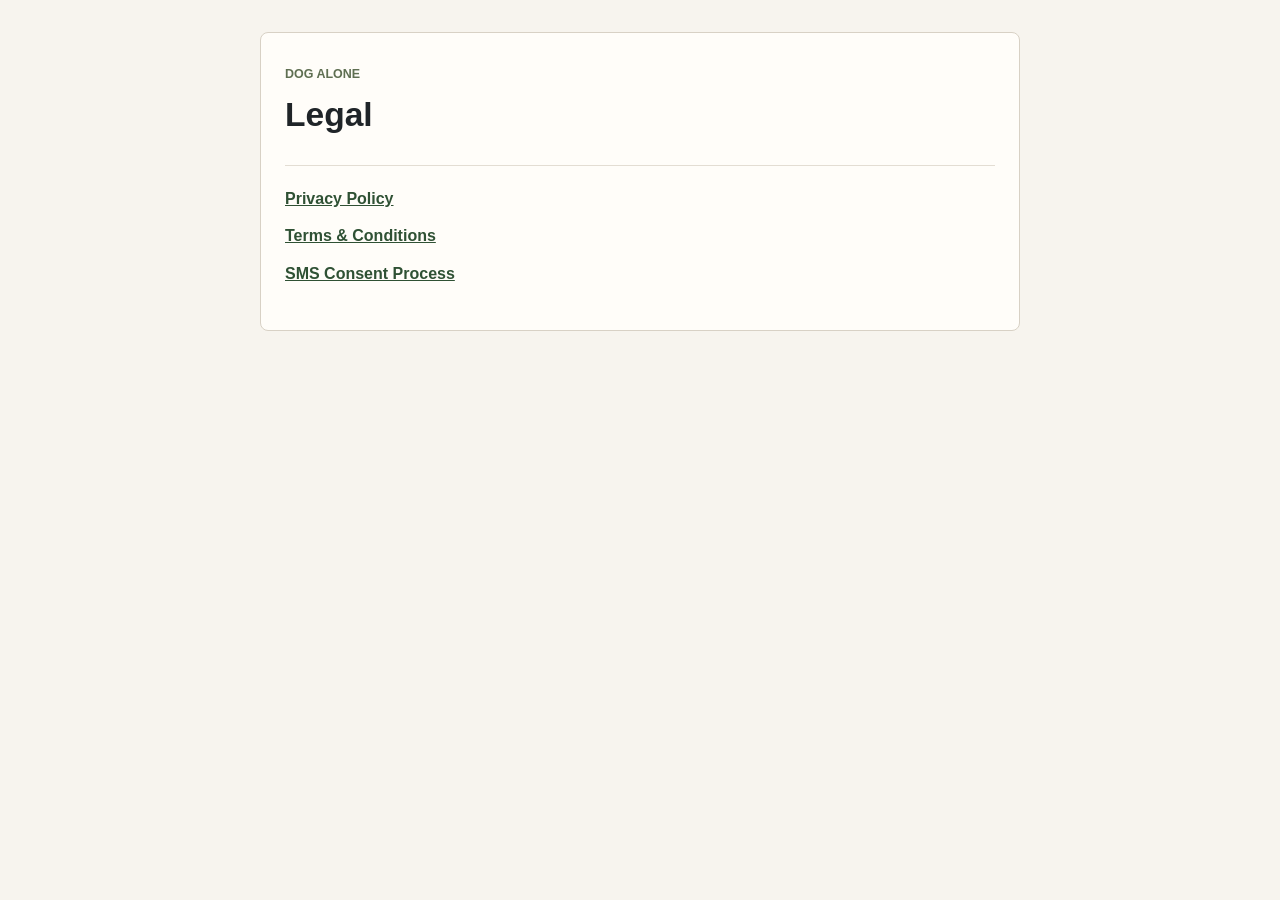
<file: index.html>
<!doctype html>
<html lang="en">
  <head>
    <meta charset="utf-8">
    <meta name="viewport" content="width=device-width, initial-scale=1">
    <meta name="referrer" content="no-referrer">
    <title>Dog Alone Legal</title>
    <link rel="stylesheet" href="./src/legal.css">
  </head>
  <body>
    <main class="legal-shell">
      <article class="legal-page">
        <p class="eyebrow">Dog Alone</p>
        <h1>Legal</h1>
        <nav class="legal-links" aria-label="Policy links">
          <p><a href="./privacy/">Privacy Policy</a></p>
          <p><a href="./terms/">Terms &amp; Conditions</a></p>
          <p><a href="./sms-consent/">SMS Consent Process</a></p>
        </nav>
      </article>
    </main>
  </body>
</html>
</file>
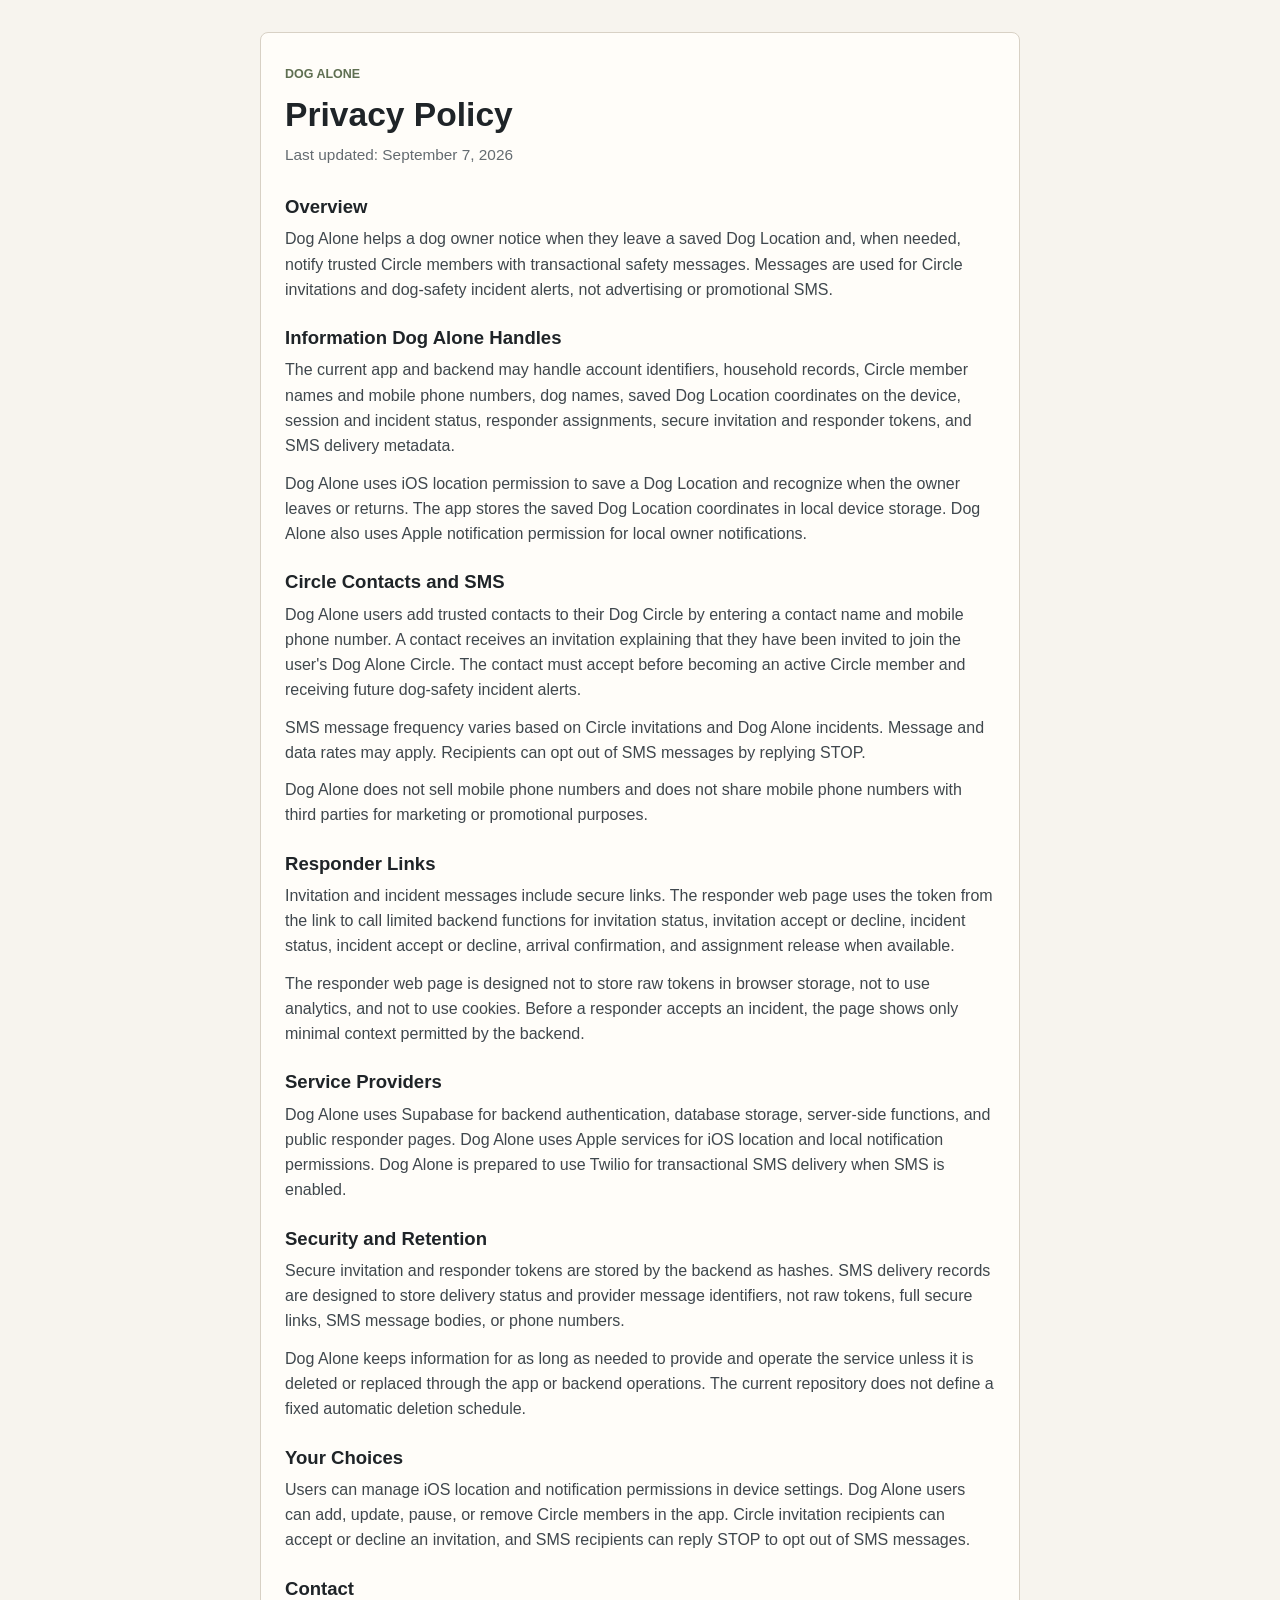
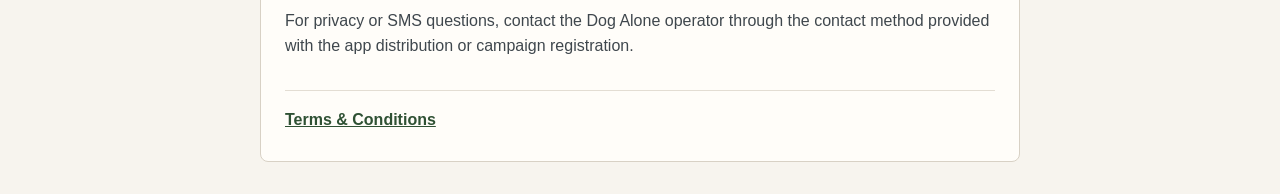
<file: privacy/index.html>
<!doctype html>
<html lang="en">
  <head>
    <meta charset="utf-8">
    <meta name="viewport" content="width=device-width, initial-scale=1">
    <meta name="referrer" content="no-referrer">
    <title>Dog Alone Privacy Policy</title>
    <link rel="stylesheet" href="../src/legal.css">
  </head>
  <body>
    <main class="legal-shell">
      <article class="legal-page">
        <p class="eyebrow">Dog Alone</p>
        <h1>Privacy Policy</h1>
        <p class="updated">Last updated: September 7, 2026</p>

        <section>
          <h2>Overview</h2>
          <p>
            Dog Alone helps a dog owner notice when they leave a saved Dog Location and, when needed,
            notify trusted Circle members with transactional safety messages. Messages are used for
            Circle invitations and dog-safety incident alerts, not advertising or promotional SMS.
          </p>
        </section>

        <section>
          <h2>Information Dog Alone Handles</h2>
          <p>
            The current app and backend may handle account identifiers, household records, Circle member
            names and mobile phone numbers, dog names, saved Dog Location coordinates on the device,
            session and incident status, responder assignments, secure invitation and responder tokens,
            and SMS delivery metadata.
          </p>
          <p>
            Dog Alone uses iOS location permission to save a Dog Location and recognize when the owner
            leaves or returns. The app stores the saved Dog Location coordinates in local device storage.
            Dog Alone also uses Apple notification permission for local owner notifications.
          </p>
        </section>

        <section>
          <h2>Circle Contacts and SMS</h2>
          <p>
            Dog Alone users add trusted contacts to their Dog Circle by entering a contact name and
            mobile phone number. A contact receives an invitation explaining that they have been invited
            to join the user's Dog Alone Circle. The contact must accept before becoming an active Circle
            member and receiving future dog-safety incident alerts.
          </p>
          <p>
            SMS message frequency varies based on Circle invitations and Dog Alone incidents. Message and
            data rates may apply. Recipients can opt out of SMS messages by replying STOP.
          </p>
          <p>
            Dog Alone does not sell mobile phone numbers and does not share mobile phone numbers with
            third parties for marketing or promotional purposes.
          </p>
        </section>

        <section>
          <h2>Responder Links</h2>
          <p>
            Invitation and incident messages include secure links. The responder web page uses the token
            from the link to call limited backend functions for invitation status, invitation accept or
            decline, incident status, incident accept or decline, arrival confirmation, and assignment
            release when available.
          </p>
          <p>
            The responder web page is designed not to store raw tokens in browser storage, not to use
            analytics, and not to use cookies. Before a responder accepts an incident, the page shows only
            minimal context permitted by the backend.
          </p>
        </section>

        <section>
          <h2>Service Providers</h2>
          <p>
            Dog Alone uses Supabase for backend authentication, database storage, server-side functions,
            and public responder pages. Dog Alone uses Apple services for iOS location and local
            notification permissions. Dog Alone is prepared to use Twilio for transactional SMS delivery
            when SMS is enabled.
          </p>
        </section>

        <section>
          <h2>Security and Retention</h2>
          <p>
            Secure invitation and responder tokens are stored by the backend as hashes. SMS delivery
            records are designed to store delivery status and provider message identifiers, not raw
            tokens, full secure links, SMS message bodies, or phone numbers.
          </p>
          <p>
            Dog Alone keeps information for as long as needed to provide and operate the service unless
            it is deleted or replaced through the app or backend operations. The current repository does
            not define a fixed automatic deletion schedule.
          </p>
        </section>

        <section>
          <h2>Your Choices</h2>
          <p>
            Users can manage iOS location and notification permissions in device settings. Dog Alone
            users can add, update, pause, or remove Circle members in the app. Circle invitation
            recipients can accept or decline an invitation, and SMS recipients can reply STOP to opt out
            of SMS messages.
          </p>
        </section>

        <section>
          <h2>Contact</h2>
          <p>
            For privacy or SMS questions, contact the Dog Alone operator through the contact method
            provided with the app distribution or campaign registration.
          </p>
        </section>

        <nav class="legal-links" aria-label="Policy links">
          <a href="../terms/">Terms &amp; Conditions</a>
        </nav>
      </article>
    </main>
  </body>
</html>
</file>
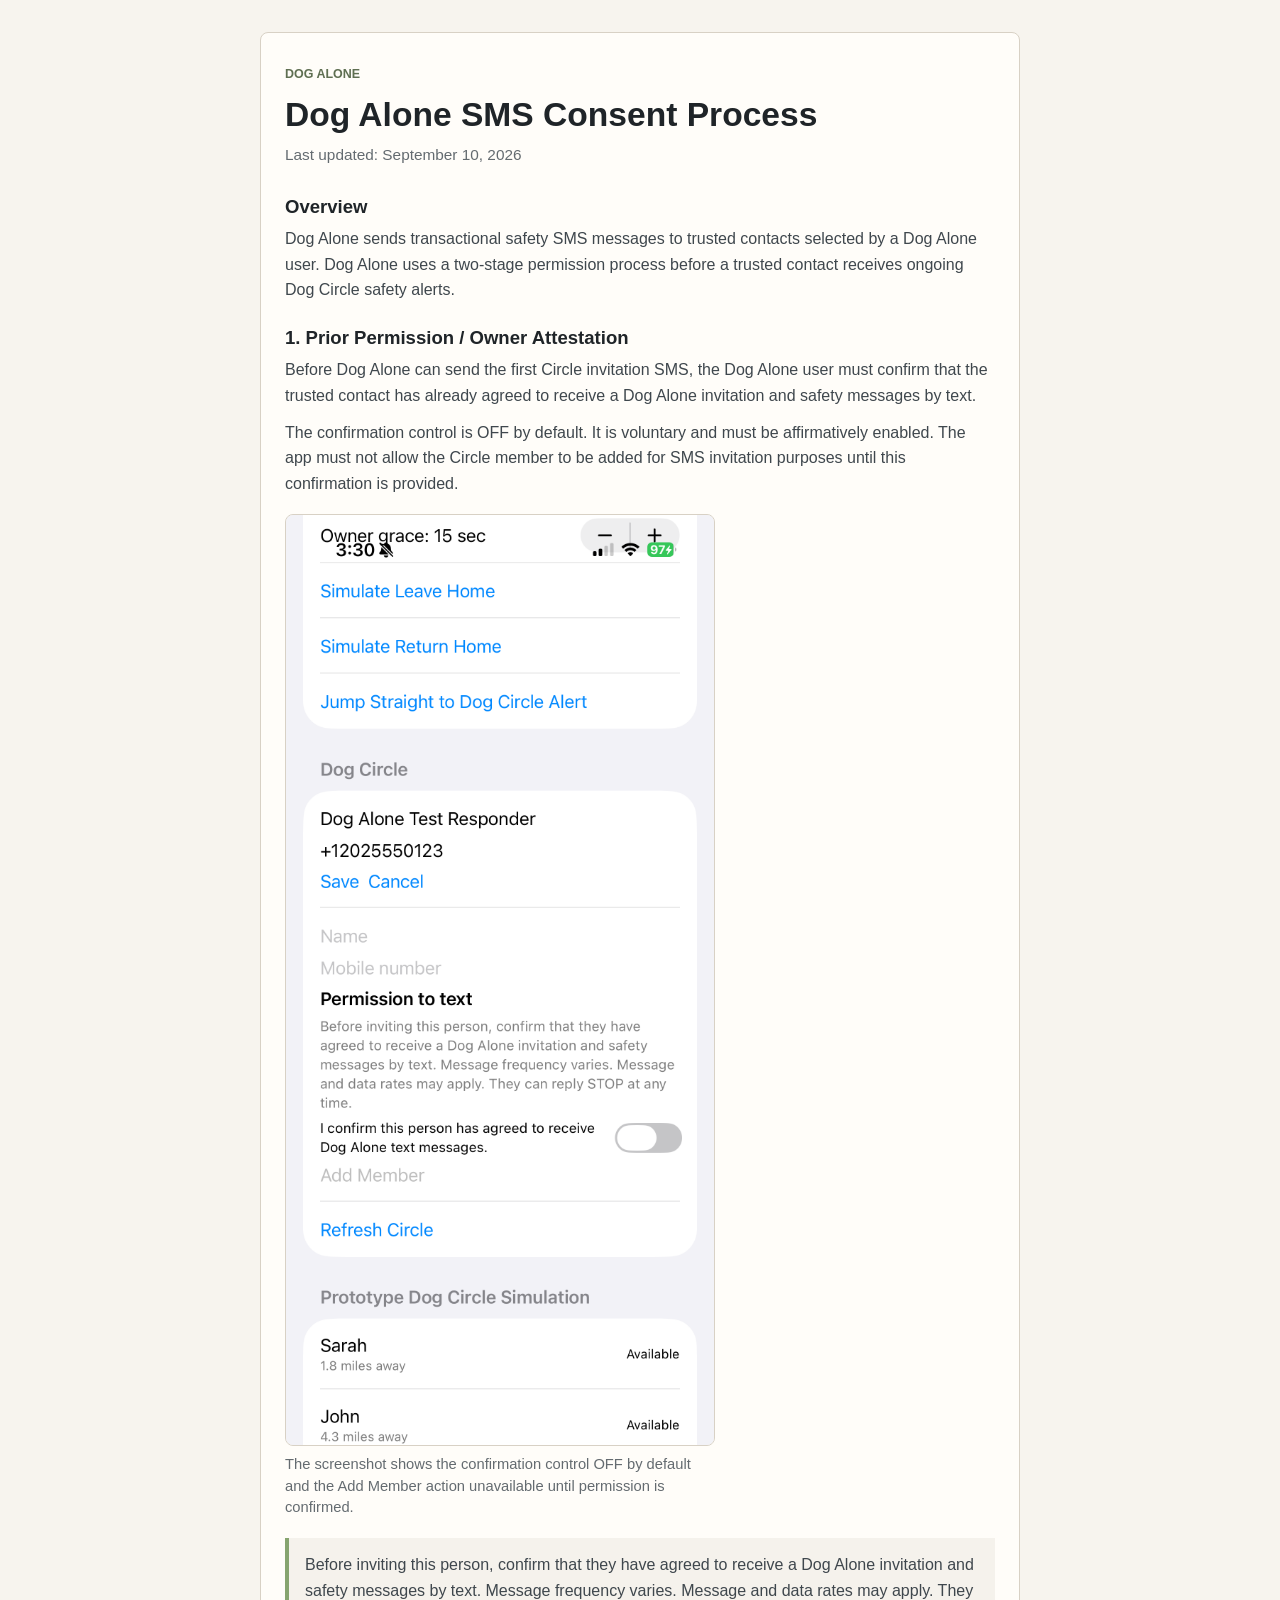
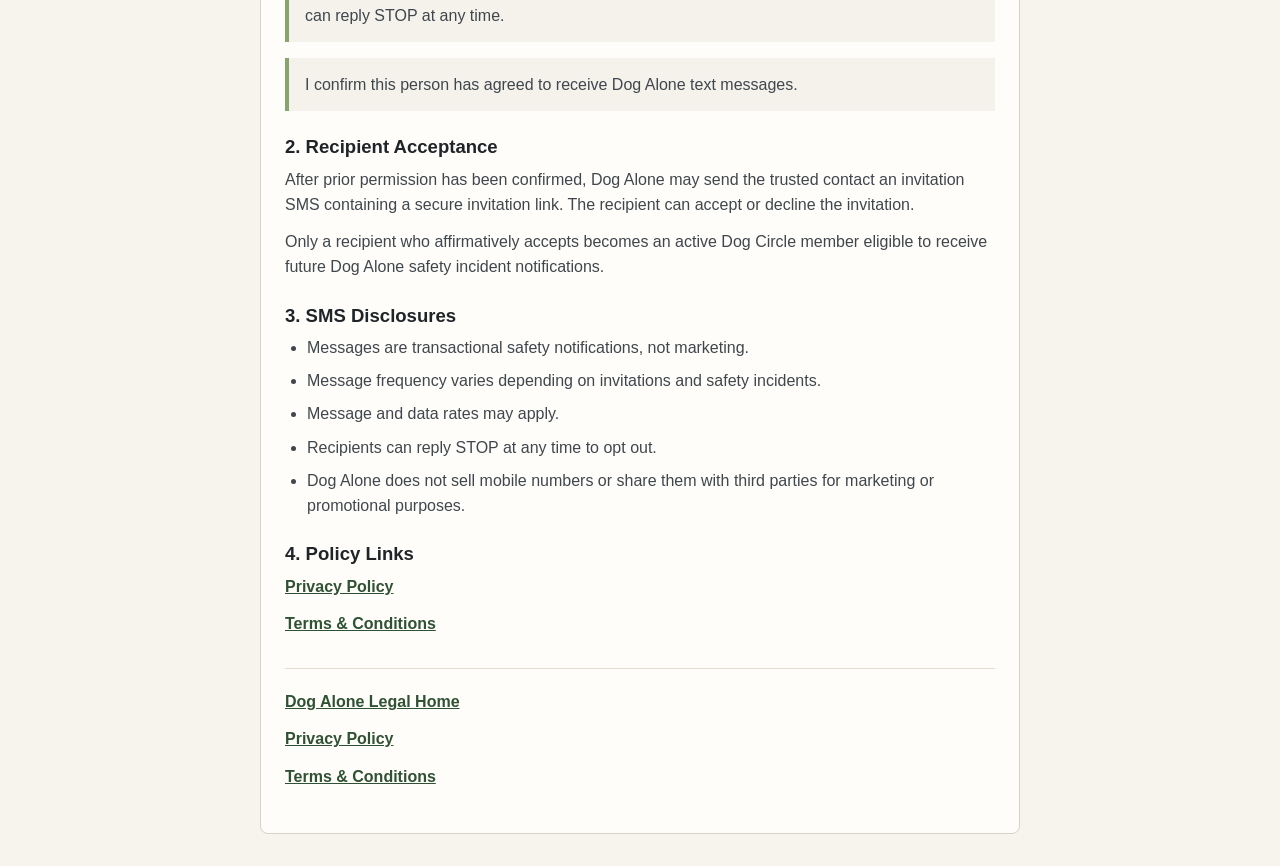
<file: sms-consent/index.html>
<!doctype html>
<html lang="en">
  <head>
    <meta charset="utf-8">
    <meta name="viewport" content="width=device-width, initial-scale=1">
    <meta name="referrer" content="no-referrer">
    <title>Dog Alone SMS Consent Process</title>
    <link rel="stylesheet" href="../src/legal.css">
  </head>
  <body>
    <main class="legal-shell">
      <article class="legal-page">
        <p class="eyebrow">Dog Alone</p>
        <h1>Dog Alone SMS Consent Process</h1>
        <p class="updated">Last updated: September 10, 2026</p>

        <section>
          <h2>Overview</h2>
          <p>Dog Alone sends transactional safety SMS messages to trusted contacts selected by a Dog Alone user. Dog Alone uses a two-stage permission process before a trusted contact receives ongoing Dog Circle safety alerts.</p>
        </section>

        <section>
          <h2>1. Prior Permission / Owner Attestation</h2>
          <p>Before Dog Alone can send the first Circle invitation SMS, the Dog Alone user must confirm that the trusted contact has already agreed to receive a Dog Alone invitation and safety messages by text.</p>
          <p>The confirmation control is OFF by default. It is voluntary and must be affirmatively enabled. The app must not allow the Circle member to be added for SMS invitation purposes until this confirmation is provided.</p>

          <figure class="evidence-figure">
            <img src="../assets/images/sms-consent-permission-to-text.png" alt="Dog Alone Permission to text screen showing the consent confirmation off by default and Add Member unavailable">
            <figcaption>The screenshot shows the confirmation control OFF by default and the Add Member action unavailable until permission is confirmed.</figcaption>
          </figure>

          <blockquote>
            <p>Before inviting this person, confirm that they have agreed to receive a Dog Alone invitation and safety messages by text. Message frequency varies. Message and data rates may apply. They can reply STOP at any time.</p>
          </blockquote>

          <blockquote>
            <p>I confirm this person has agreed to receive Dog Alone text messages.</p>
          </blockquote>
        </section>

        <section>
          <h2>2. Recipient Acceptance</h2>
          <p>After prior permission has been confirmed, Dog Alone may send the trusted contact an invitation SMS containing a secure invitation link. The recipient can accept or decline the invitation.</p>
          <p>Only a recipient who affirmatively accepts becomes an active Dog Circle member eligible to receive future Dog Alone safety incident notifications.</p>
        </section>

        <section>
          <h2>3. SMS Disclosures</h2>
          <ul>
            <li>Messages are transactional safety notifications, not marketing.</li>
            <li>Message frequency varies depending on invitations and safety incidents.</li>
            <li>Message and data rates may apply.</li>
            <li>Recipients can reply STOP at any time to opt out.</li>
            <li>Dog Alone does not sell mobile numbers or share them with third parties for marketing or promotional purposes.</li>
          </ul>
        </section>

        <section>
          <h2>4. Policy Links</h2>
          <p><a href="https://tammyfyeo.github.io/dog-alone-legal/privacy/">Privacy Policy</a></p>
          <p><a href="https://tammyfyeo.github.io/dog-alone-legal/terms/">Terms &amp; Conditions</a></p>
        </section>

        <nav class="legal-links" aria-label="Legal links">
          <p><a href="../">Dog Alone Legal Home</a></p>
          <p><a href="../privacy/">Privacy Policy</a></p>
          <p><a href="../terms/">Terms &amp; Conditions</a></p>
        </nav>
      </article>
    </main>
  </body>
</html>
</file>
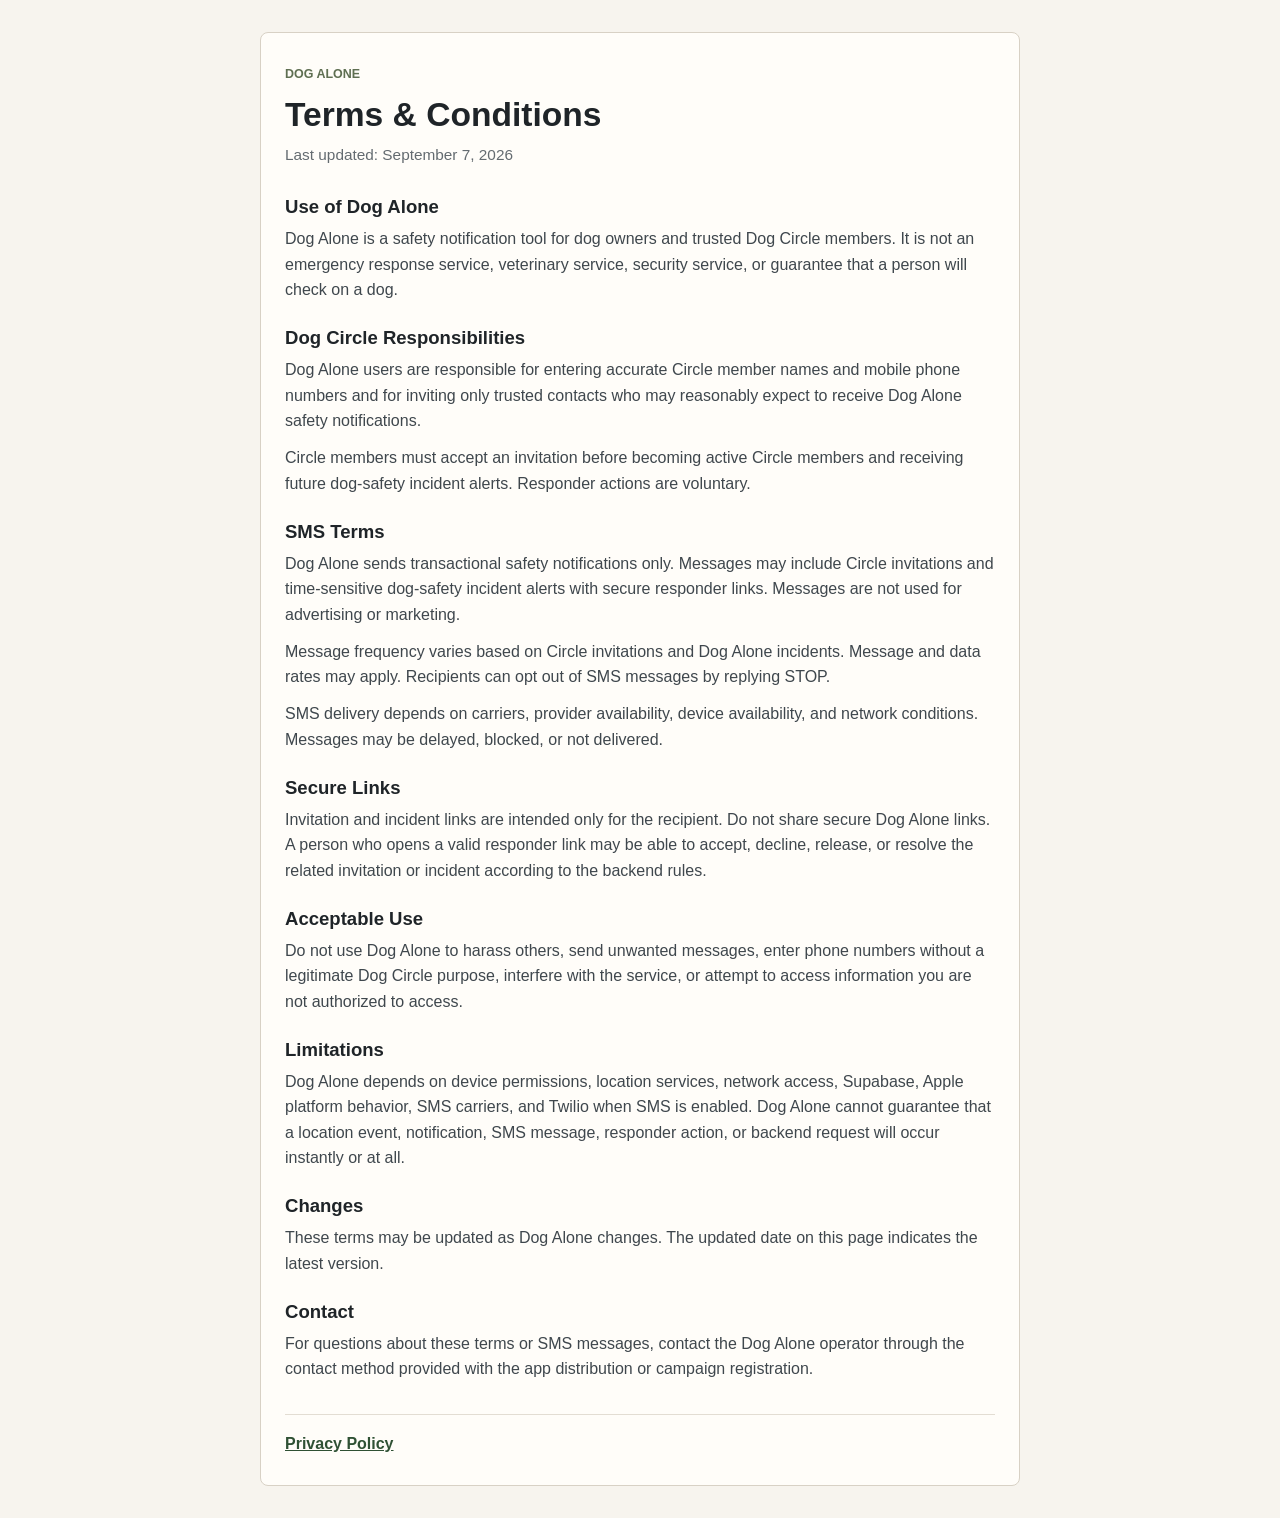
<file: terms/index.html>
<!doctype html>
<html lang="en">
  <head>
    <meta charset="utf-8">
    <meta name="viewport" content="width=device-width, initial-scale=1">
    <meta name="referrer" content="no-referrer">
    <title>Dog Alone Terms & Conditions</title>
    <link rel="stylesheet" href="../src/legal.css">
  </head>
  <body>
    <main class="legal-shell">
      <article class="legal-page">
        <p class="eyebrow">Dog Alone</p>
        <h1>Terms &amp; Conditions</h1>
        <p class="updated">Last updated: September 7, 2026</p>

        <section>
          <h2>Use of Dog Alone</h2>
          <p>
            Dog Alone is a safety notification tool for dog owners and trusted Dog Circle members. It is
            not an emergency response service, veterinary service, security service, or guarantee that a
            person will check on a dog.
          </p>
        </section>

        <section>
          <h2>Dog Circle Responsibilities</h2>
          <p>
            Dog Alone users are responsible for entering accurate Circle member names and mobile phone
            numbers and for inviting only trusted contacts who may reasonably expect to receive Dog Alone
            safety notifications.
          </p>
          <p>
            Circle members must accept an invitation before becoming active Circle members and receiving
            future dog-safety incident alerts. Responder actions are voluntary.
          </p>
        </section>

        <section>
          <h2>SMS Terms</h2>
          <p>
            Dog Alone sends transactional safety notifications only. Messages may include Circle
            invitations and time-sensitive dog-safety incident alerts with secure responder links.
            Messages are not used for advertising or marketing.
          </p>
          <p>
            Message frequency varies based on Circle invitations and Dog Alone incidents. Message and
            data rates may apply. Recipients can opt out of SMS messages by replying STOP.
          </p>
          <p>
            SMS delivery depends on carriers, provider availability, device availability, and network
            conditions. Messages may be delayed, blocked, or not delivered.
          </p>
        </section>

        <section>
          <h2>Secure Links</h2>
          <p>
            Invitation and incident links are intended only for the recipient. Do not share secure Dog
            Alone links. A person who opens a valid responder link may be able to accept, decline,
            release, or resolve the related invitation or incident according to the backend rules.
          </p>
        </section>

        <section>
          <h2>Acceptable Use</h2>
          <p>
            Do not use Dog Alone to harass others, send unwanted messages, enter phone numbers without a
            legitimate Dog Circle purpose, interfere with the service, or attempt to access information
            you are not authorized to access.
          </p>
        </section>

        <section>
          <h2>Limitations</h2>
          <p>
            Dog Alone depends on device permissions, location services, network access, Supabase, Apple
            platform behavior, SMS carriers, and Twilio when SMS is enabled. Dog Alone cannot guarantee
            that a location event, notification, SMS message, responder action, or backend request will
            occur instantly or at all.
          </p>
        </section>

        <section>
          <h2>Changes</h2>
          <p>
            These terms may be updated as Dog Alone changes. The updated date on this page indicates the
            latest version.
          </p>
        </section>

        <section>
          <h2>Contact</h2>
          <p>
            For questions about these terms or SMS messages, contact the Dog Alone operator through the
            contact method provided with the app distribution or campaign registration.
          </p>
        </section>

        <nav class="legal-links" aria-label="Policy links">
          <a href="../privacy/">Privacy Policy</a>
        </nav>
      </article>
    </main>
  </body>
</html>
</file>
<file: src/legal.css>
:root {
  color-scheme: light;
  font-family: -apple-system, BlinkMacSystemFont, "Segoe UI", sans-serif;
  background: #f7f4ee;
  color: #1f2428;
}

* {
  box-sizing: border-box;
}

body {
  margin: 0;
}

.legal-shell {
  min-height: 100vh;
  padding: 32px 18px;
}

.legal-page {
  width: min(100%, 760px);
  margin: 0 auto;
  padding: 32px 24px;
  border: 1px solid #d8d1c5;
  border-radius: 8px;
  background: #fffdf9;
}

.eyebrow {
  margin: 0 0 12px;
  color: #5f6f52;
  font-size: 0.78rem;
  font-weight: 700;
  letter-spacing: 0;
  text-transform: uppercase;
}

h1,
h2,
p {
  letter-spacing: 0;
}

h1 {
  margin: 0;
  font-size: 2.1rem;
  line-height: 1.08;
}

.updated {
  margin: 10px 0 28px;
  color: #646b70;
  font-size: 0.96rem;
}

section {
  margin-top: 24px;
}

h2 {
  margin: 0 0 8px;
  font-size: 1.16rem;
  line-height: 1.25;
}

p {
  margin: 0 0 12px;
  color: #3f474d;
  font-size: 1rem;
  line-height: 1.58;
}

ul {
  margin: 0 0 12px;
  padding-left: 22px;
  color: #3f474d;
  font-size: 1rem;
  line-height: 1.58;
}

li + li {
  margin-top: 8px;
}

blockquote {
  margin: 16px 0;
  padding: 14px 16px;
  border-left: 4px solid #86a46f;
  background: #f5f2ec;
}

blockquote p:last-child {
  margin-bottom: 0;
}

.evidence-figure {
  margin: 18px 0 20px;
}

.evidence-figure img {
  display: block;
  width: min(100%, 430px);
  height: auto;
  border: 1px solid #d8d1c5;
  border-radius: 8px;
  background: #f7f4ee;
}

.evidence-figure figcaption {
  width: min(100%, 430px);
  margin-top: 8px;
  color: #646b70;
  font-size: 0.92rem;
  line-height: 1.45;
}

.legal-links {
  margin-top: 32px;
  padding-top: 20px;
  border-top: 1px solid #e3ddd3;
}

a {
  color: #2f5134;
  font-weight: 700;
}

a:focus-visible {
  outline: 3px solid #86a46f;
  outline-offset: 3px;
}

@media (max-width: 520px) {
  .legal-shell {
    padding: 16px;
  }

  .legal-page {
    padding: 24px 18px;
  }

  h1 {
    font-size: 1.8rem;
  }
}
</file>
